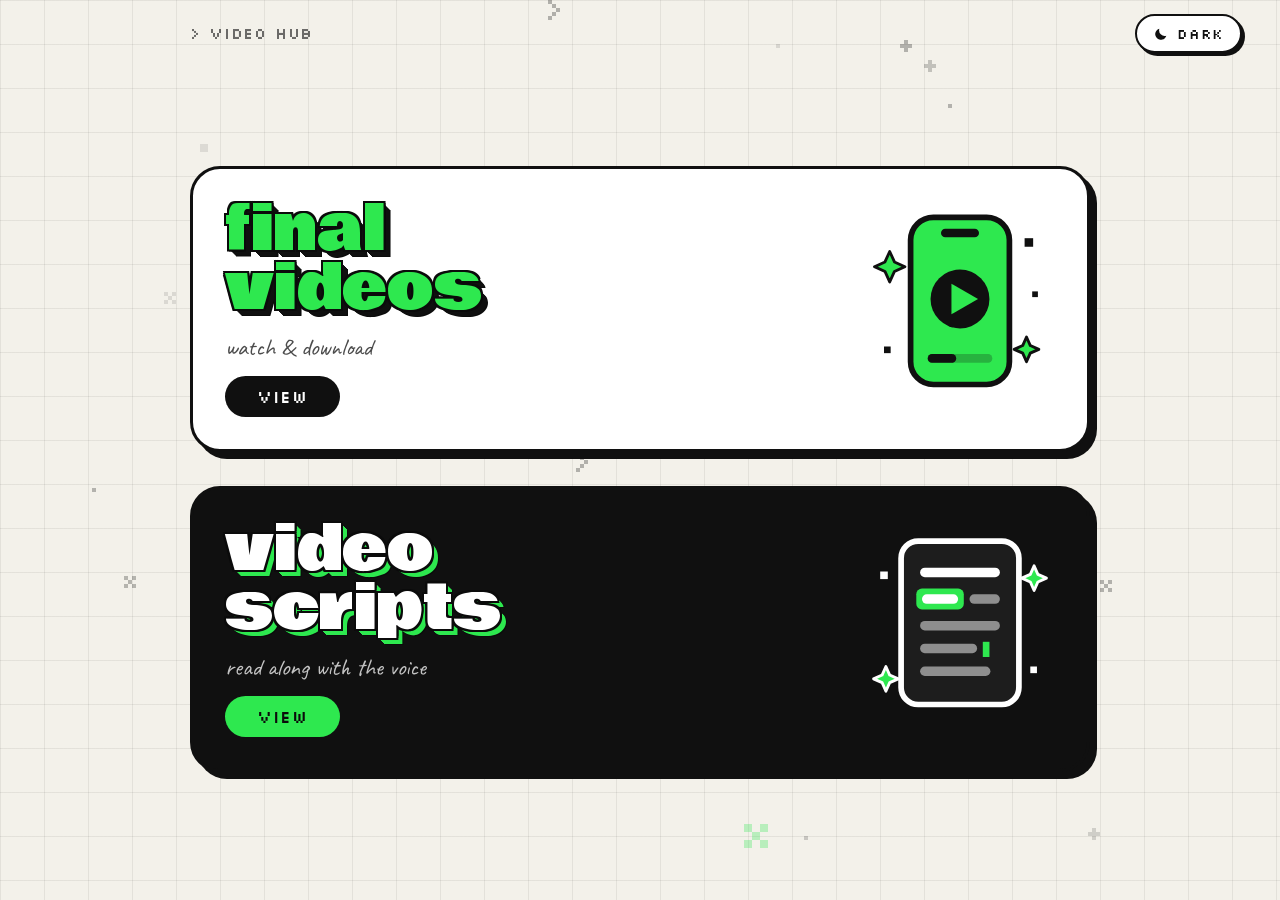
<file: index.html>
<!DOCTYPE html><html lang="en"><head><meta charset="UTF-8"><meta name="viewport" content="width=device-width, initial-scale=1">
<script>try{document.documentElement.dataset.theme=localStorage.getItem("theme")||(matchMedia("(prefers-color-scheme:dark)").matches?"dark":"light")}catch(e){document.documentElement.dataset.theme="light"}</script>
<link href="https://fonts.googleapis.com/css2?family=Archivo+Black&family=Bowlby+One&family=Bricolage+Grotesque:opsz,wght@12..96,400;12..96,500;12..96,800&family=Caveat:wght@500&family=Silkscreen&display=swap" rel="stylesheet">
<link rel="stylesheet" href="style.css"><title>Video Hub</title></head><body>
<main class="full">
<div class="logo px">&gt; Video Hub</div>
<div class="hub">
 <a class="big ca" href="videos.html"><h2>final<br>videos</h2><em>watch &amp; download</em><svg class="art" viewBox="0 0 200 220" aria-hidden="true">
 <rect x="48" y="14" width="104" height="176" rx="24" fill="var(--acc)" stroke="var(--t)" stroke-width="6"/>
 <rect x="80" y="26" width="40" height="9" rx="4.5" fill="var(--t)"/>
 <circle cx="100" cy="100" r="31" fill="var(--t)"/><path d="M91 84L119 100 91 116z" fill="var(--acc)"/>
 <rect x="66" y="158" width="68" height="9" rx="4.5" fill="var(--t)" opacity=".25"/><rect x="66" y="158" width="30" height="9" rx="4.5" fill="var(--t)"/>
 <path class="sp" d="M26 50l5 11 11 5-11 5-5 11-5-11-11-5 11-5z" fill="var(--acc)" stroke="var(--t)" stroke-width="3" stroke-linejoin="round"/>
 <path class="sp d2" d="M170 140l4 9 9 4-9 4-4 9-4-9-9-4 9-4z" fill="var(--acc)" stroke="var(--t)" stroke-width="3" stroke-linejoin="round"/>
 <rect x="168" y="36" width="9" height="9" fill="var(--t)"/><rect x="20" y="150" width="7" height="7" fill="var(--t)"/><rect x="176" y="92" width="6" height="6" fill="var(--t)"/>
</svg><span class="pill">VIEW</span></a>
 <a class="big cb" href="scripts.html"><h2>video<br>scripts</h2><em>read along with the voice</em><svg class="art" viewBox="0 0 200 220" aria-hidden="true">
 <rect x="38" y="18" width="124" height="172" rx="18" fill="var(--pp)" stroke="var(--t)" stroke-width="6"/>
 <rect x="58" y="46" width="84" height="10" rx="5" fill="var(--t)"/>
 <rect x="54" y="68" width="50" height="22" rx="6" fill="var(--acc)"/><rect x="60" y="74" width="38" height="10" rx="5" fill="var(--t)"/>
 <rect x="110" y="74" width="32" height="10" rx="5" fill="var(--t)" opacity=".5"/>
 <rect x="58" y="102" width="84" height="10" rx="5" fill="var(--t)" opacity=".5"/><rect x="58" y="126" width="60" height="10" rx="5" fill="var(--t)" opacity=".5"/><rect x="58" y="150" width="74" height="10" rx="5" fill="var(--t)" opacity=".5"/>
 <rect class="cur" x="124" y="124" width="7" height="16" fill="var(--acc)"/>
 <path class="sp" d="M178 44l4 9 9 4-9 4-4 9-4-9-9-4 9-4z" fill="var(--acc)" stroke="var(--t)" stroke-width="3" stroke-linejoin="round"/>
 <path class="sp d2" d="M22 150l4 9 9 4-9 4-4 9-4-9-9-4 9-4z" fill="var(--acc)" stroke="var(--t)" stroke-width="3" stroke-linejoin="round"/>
 <rect x="16" y="50" width="8" height="8" fill="var(--t)"/><rect x="174" y="150" width="7" height="7" fill="var(--t)"/>
</svg><span class="pill">VIEW</span></a>
</div>
</main>
<script src="lib.js"></script>
</body></html>
</file>
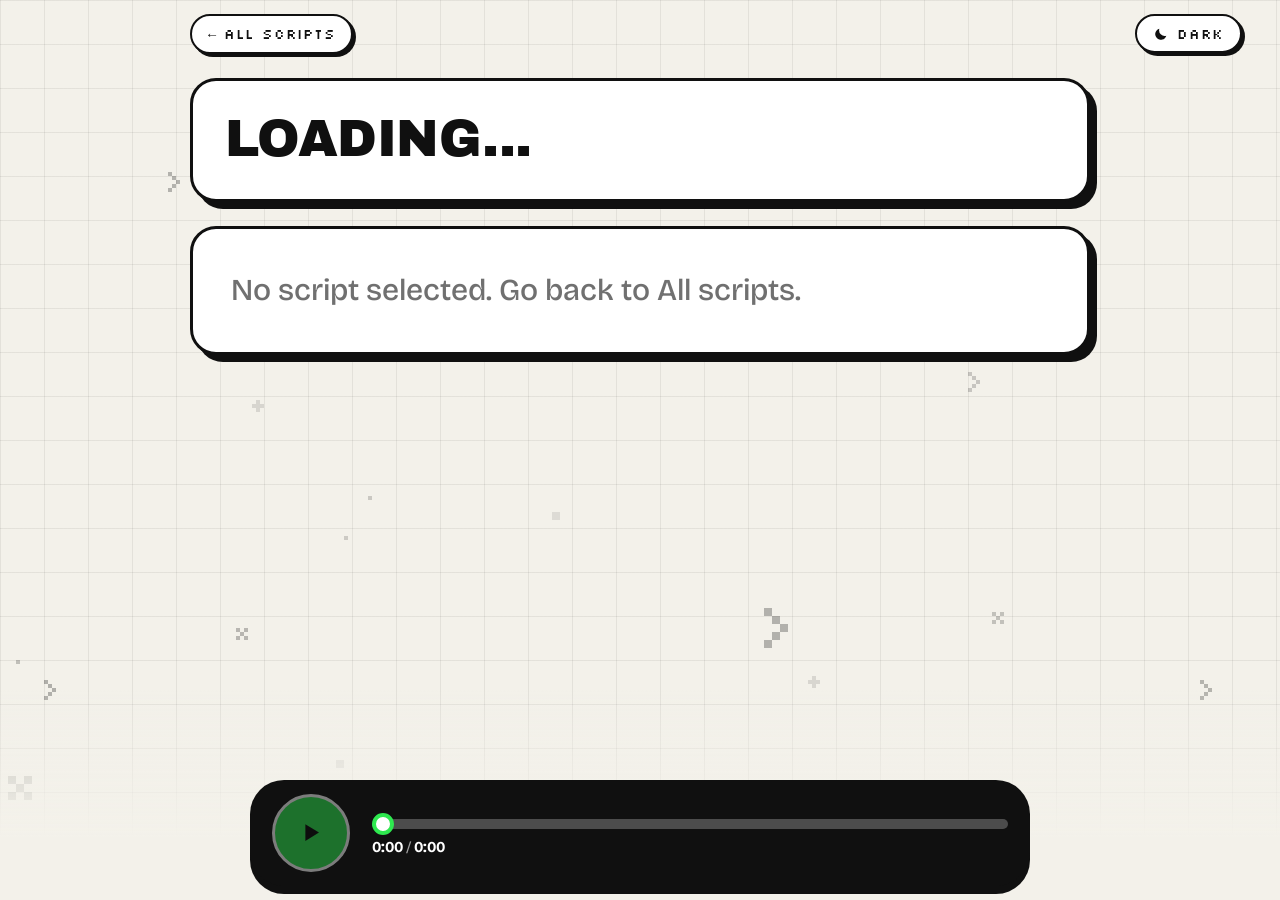
<file: player.html>
<!DOCTYPE html><html lang="en"><head><meta charset="UTF-8"><meta name="viewport" content="width=device-width, initial-scale=1">
<script>try{document.documentElement.dataset.theme=localStorage.getItem("theme")||(matchMedia("(prefers-color-scheme:dark)").matches?"dark":"light")}catch(e){document.documentElement.dataset.theme="light"}</script>
<link href="https://fonts.googleapis.com/css2?family=Archivo+Black&family=Bowlby+One&family=Bricolage+Grotesque:opsz,wght@12..96,400;12..96,500;12..96,800&family=Caveat:wght@500&family=Silkscreen&display=swap" rel="stylesheet">
<link rel="stylesheet" href="style.css"><title>Script</title></head><body>

<main style="padding-bottom:210px">
<a class="back" href="scripts.html">&larr; All scripts</a>
<header class="card"><h1 id="title">Loading...</h1></header>
<div class="card" id="res" hidden></div>
<article class="card" id="box"><p class="note">Loading audio and syncing the text...</p></article>
</main>
<div class="fade"></div>
<div class="dock">
 <button id="play" aria-label="Play audio" disabled></button>
 <div class="track"><div class="np" id="np"></div>
  <input id="bar" type="range" min="0" max="1000" value="0" aria-label="Seek">
  <div class="time"><b id="cur">0:00</b> <i>/</i> <b id="tot">0:00</b></div></div>
</div>
<audio id="audio" preload="auto"></audio>
<script src="lib.js"></script><script src="align.js"></script>
<script>
const audio=$("audio"),box=$("box"),btn=$("play"),bar=$("bar");
const PLAY='<svg viewBox="0 0 24 24"><path d="M7 4v16l13-8z"/></svg>',PAUSE='<svg viewBox="0 0 24 24"><path d="M6 4h4v16H6zM14 4h4v16h-4z"/></svg>';
btn.innerHTML=PLAY;
const folder=new URLSearchParams(location.search).get("s");
const fail=m=>{box.innerHTML='<p class="note"></p>';box.firstChild.textContent=m};
let words=[],active=-1,lastUser=0;
["wheel","touchmove","keydown"].forEach(e=>addEventListener(e,()=>lastUser=Date.now(),{passive:true}));
function follow(e){
 if(Date.now()-lastUser<4000)return;
 scrollTo({top:scrollY+e.getBoundingClientRect().top-innerHeight*0.38,behavior:"smooth"});
}
async function init(){
 if(!folder)return fail("No script selected. Go back to All scripts.");
 const info=await readInfo("scripts",folder);
 $("title").textContent=info.title;$("np").textContent=info.title;document.title=info.title;
 if(info.video){$("res").hidden=false;$("res").append(buildEmbed(info.video,info.wide,true))}
 const base="scripts/"+encodeURIComponent(folder)+"/";let txt,ab;
 try{
  const [a,b]=await Promise.all([fetch(base+"script.txt?"+Date.now()),fetch(base+"audio.mp3")]);
  if(!a.ok||!b.ok)throw 0;txt=await a.text();ab=await b.arrayBuffer();
 }catch(e){return fail("Could not load script.txt / audio.mp3 from folder: "+folder+". Open this page from your live link (not by double-clicking the file), and check that both files are inside the folder.")}
 audio.src=URL.createObjectURL(new Blob([ab],{type:"audio/mpeg"}));
 await new Promise(r=>{if(audio.readyState>=1)r();else audio.addEventListener("loadedmetadata",r,{once:true});audio.addEventListener("error",r,{once:true})});
 $("tot").textContent=fmt(audio.duration||0);
 const lines=parseScript(txt);let data;
 try{
  const ctx=new(window.AudioContext||window.webkitAudioContext)();
  const buf=await ctx.decodeAudioData(ab.slice(0));
  data=alignBest(buf.getChannelData(0),buf.sampleRate,lines);ctx.close&&ctx.close();
 }catch(e){data=align(new Float32Array(Math.max(1000,Math.round((audio.duration||60)*1000))).fill(1),1000,lines,13)}
 box.innerHTML="";
 data.forEach(l=>{const d=el("div","l"+(l.b?" b":"")+(l.br?" br":""));
  l.w.forEach(([t,s])=>{const e=el("span","w");e.textContent=t;
   e.onclick=()=>{audio.currentTime=s;audio.play()};d.append(e," ");words.push({el:e,s})});box.append(d)});
 btn.disabled=false;
}
function update(){
 const t=audio.currentTime;let idx=-1;
 for(let i=0;i<words.length;i++){if(words[i].s<=t)idx=i;else break}
 if(idx!==active){
  words.forEach((w,i)=>{w.el.classList.toggle("done",i<idx);w.el.classList.toggle("now",i===idx)});active=idx;
  if(idx>=0&&!audio.paused)follow(words[idx].el);
 }
 $("cur").textContent=fmt(t);
 if(audio.duration){const p=t/audio.duration*1000;bar.value=p;bar.style.setProperty("--p",p/10+"%")}
}
const loop=()=>{update();if(!audio.paused)requestAnimationFrame(loop)};
audio.addEventListener("play",()=>{btn.innerHTML=PAUSE;btn.setAttribute("aria-label","Pause audio");loop()});
audio.addEventListener("pause",()=>{btn.innerHTML=PLAY;btn.setAttribute("aria-label","Play audio")});
audio.addEventListener("ended",()=>{words.forEach(w=>{w.el.classList.add("done");w.el.classList.remove("now")})});
audio.addEventListener("seeked",update);
btn.onclick=()=>audio.paused?audio.play():audio.pause();
bar.oninput=()=>{if(audio.duration)audio.currentTime=bar.value/1000*audio.duration};
init();
</script>

</body></html>
</file>
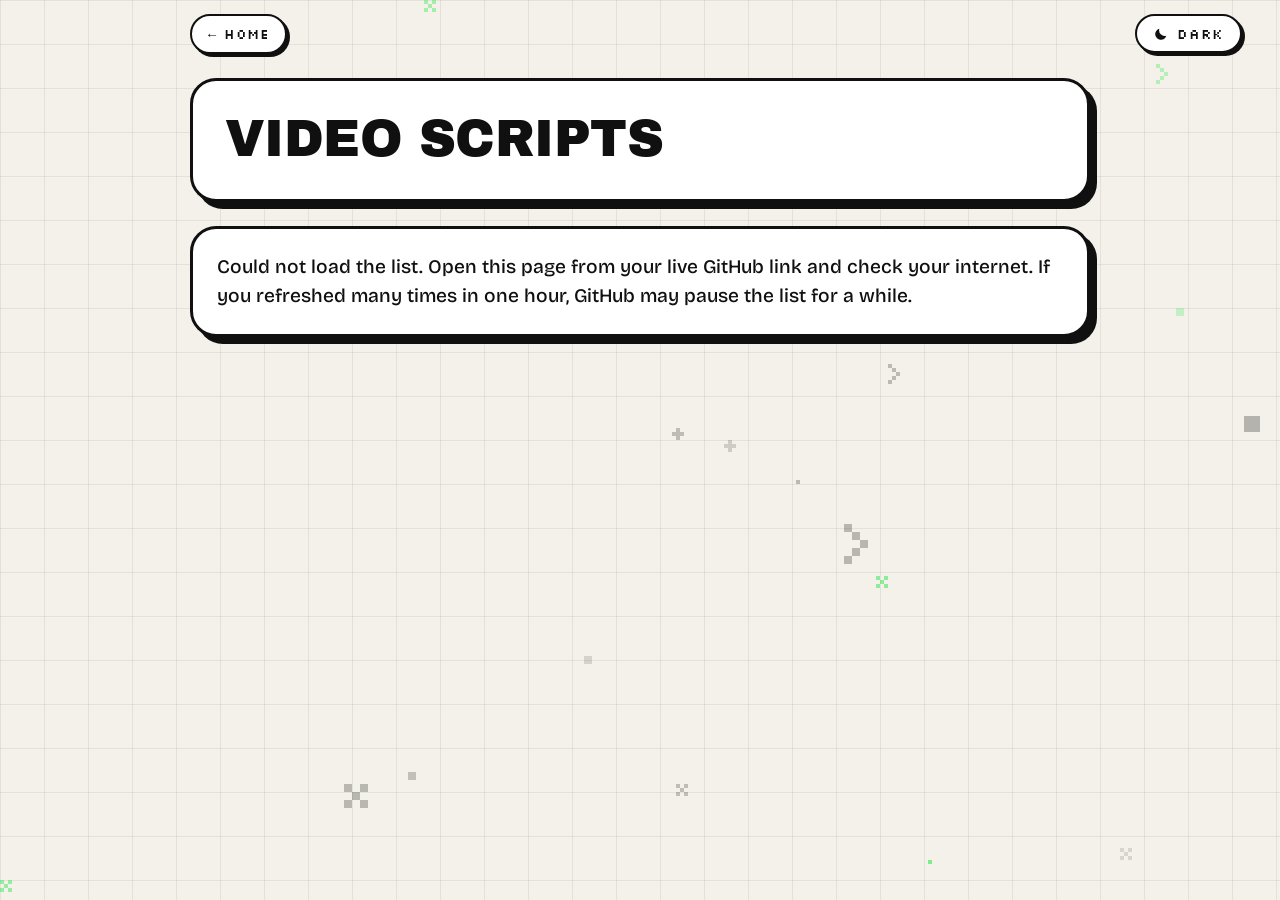
<file: scripts.html>
<!DOCTYPE html><html lang="en"><head><meta charset="UTF-8"><meta name="viewport" content="width=device-width, initial-scale=1">
<script>try{document.documentElement.dataset.theme=localStorage.getItem("theme")||(matchMedia("(prefers-color-scheme:dark)").matches?"dark":"light")}catch(e){document.documentElement.dataset.theme="light"}</script>
<link href="https://fonts.googleapis.com/css2?family=Archivo+Black&family=Bowlby+One&family=Bricolage+Grotesque:opsz,wght@12..96,400;12..96,500;12..96,800&family=Caveat:wght@500&family=Silkscreen&display=swap" rel="stylesheet">
<link rel="stylesheet" href="style.css"><title>Video Scripts</title></head><body>
<main>
<a class="back" href="index.html">&larr; Home</a>
<header class="card"><h1>Video Scripts</h1></header>
<div class="list" id="list"></div>
</main>
<script src="lib.js"></script>
<script>folderList("scripts","script")</script>
</body></html>
</file>
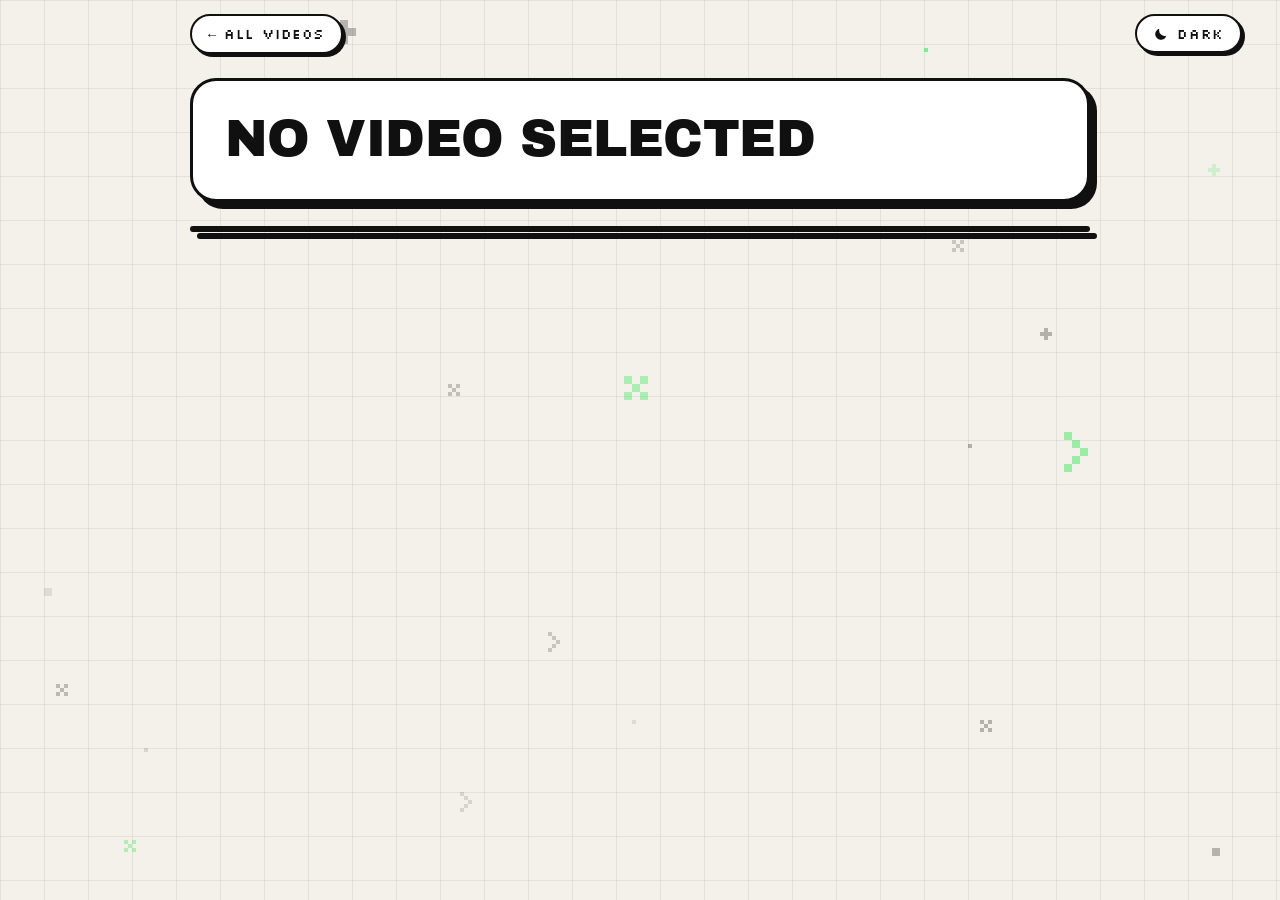
<file: video.html>
<!DOCTYPE html><html lang="en"><head><meta charset="UTF-8"><meta name="viewport" content="width=device-width, initial-scale=1">
<script>try{document.documentElement.dataset.theme=localStorage.getItem("theme")||(matchMedia("(prefers-color-scheme:dark)").matches?"dark":"light")}catch(e){document.documentElement.dataset.theme="light"}</script>
<link href="https://fonts.googleapis.com/css2?family=Archivo+Black&family=Bowlby+One&family=Bricolage+Grotesque:opsz,wght@12..96,400;12..96,500;12..96,800&family=Caveat:wght@500&family=Silkscreen&display=swap" rel="stylesheet">
<link rel="stylesheet" href="style.css"><title>Video</title></head><body>
<main>
<a class="back" href="videos.html">&larr; All videos</a>
<header class="card"><h1 id="title">Loading...</h1></header>
<div class="card" id="res"></div>
</main>
<script src="lib.js"></script>
<script>
const f=new URLSearchParams(location.search).get("f");
(async()=>{
 if(!f){$("title").textContent="No video selected";return}
 const info=await readInfo("videos",f);
 $("title").textContent=info.title;document.title=info.title;
 if(!info.video){$("res").append(msg("No video link yet. Open videos/"+f+"/info.txt on GitHub and add a line:  Video: your link"));return}
 const w=buildEmbed(info.video,info.wide,false),dl=driveDownload(info.download||"")||driveDownload(info.video);
 if(driveId(info.video)){const t=el("p","hint");t.textContent="Tip: tap the video once to hide the player buttons.";w.append(t)}
 if(dl){const a=el("a","btn");a.href=dl;a.textContent="Download video";w.append(a);
  const h=el("p","hint");h.textContent="Downloads the original file. Very large files may show a Google confirmation page first.";w.append(h)}
 $("res").append(w);
})();
</script>
</body></html>
</file>
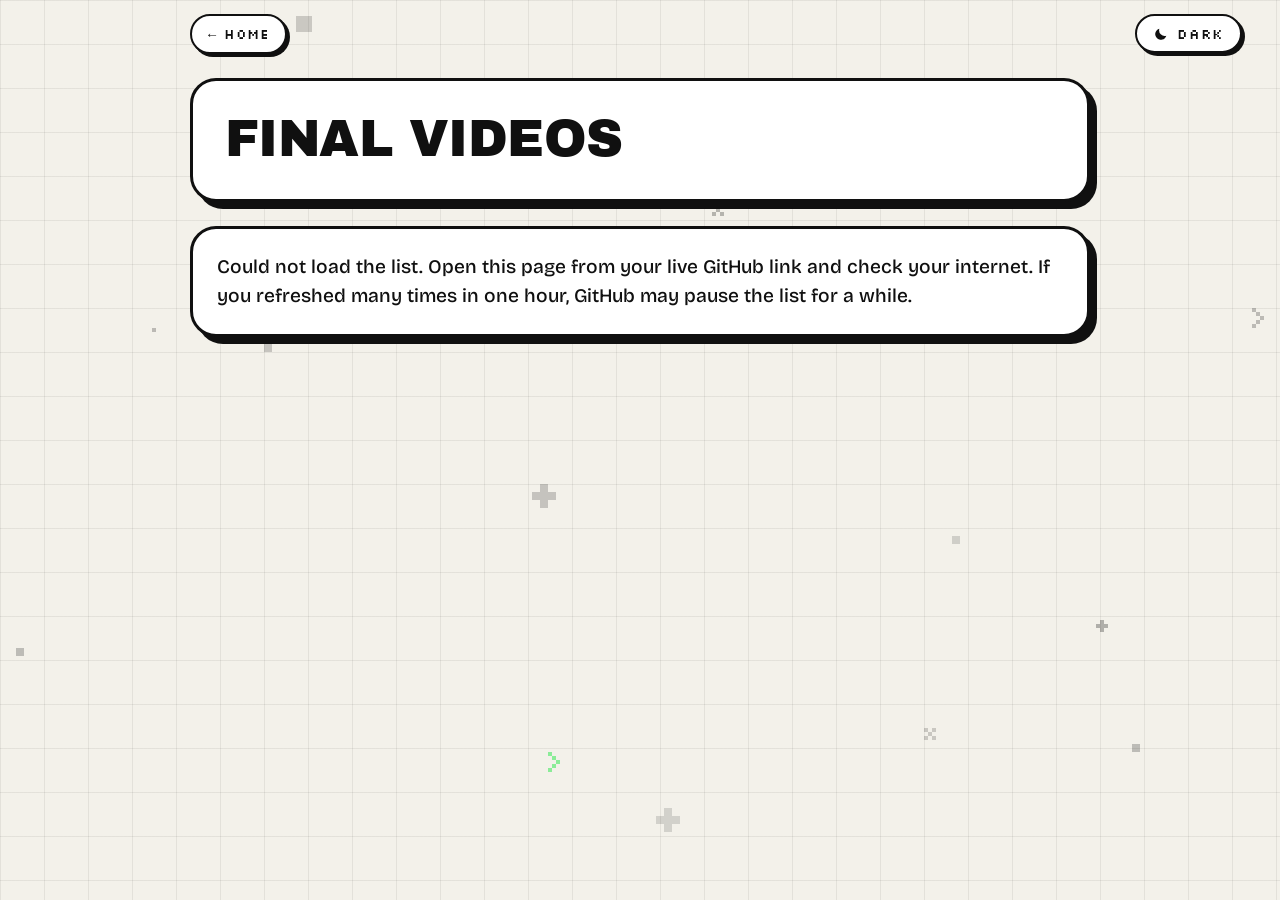
<file: videos.html>
<!DOCTYPE html><html lang="en"><head><meta charset="UTF-8"><meta name="viewport" content="width=device-width, initial-scale=1">
<script>try{document.documentElement.dataset.theme=localStorage.getItem("theme")||(matchMedia("(prefers-color-scheme:dark)").matches?"dark":"light")}catch(e){document.documentElement.dataset.theme="light"}</script>
<link href="https://fonts.googleapis.com/css2?family=Archivo+Black&family=Bowlby+One&family=Bricolage+Grotesque:opsz,wght@12..96,400;12..96,500;12..96,800&family=Caveat:wght@500&family=Silkscreen&display=swap" rel="stylesheet">
<link rel="stylesheet" href="style.css"><title>Final Videos</title></head><body>
<main>
<a class="back" href="index.html">&larr; Home</a>
<header class="card"><h1>Final Videos</h1></header>
<div class="list grid" id="list"></div>
</main>
<script src="lib.js"></script>
<script>folderList("videos","video")</script>
</body></html>
</file>
<file: style.css>
:root{--acc:#2ee84f;--yel:#f5b800;--bg:#f3f1ea;--ink:#101010;--card:#fff;--bd:#101010;--sh:#101010;--mute:rgba(16,16,16,.6);--line:rgba(16,16,16,.07);--hl:rgba(46,232,79,.34);
 --dkb:#101010;--dkt:#fff;--ca:#fff;--ta:#101010;--pa:#fff;--cb:#101010;--tb:#fff;--pb:#1d1d1d;--pillb:#2ee84f;--pillt:#0b0b0b;--pilla:#101010;--pillat:#fff}
[data-theme=dark]{--bg:#101010;--ink:#f4f3ee;--card:#1b1b1b;--bd:#f4f3ee;--sh:#2ee84f;--mute:rgba(244,243,238,.62);--line:rgba(255,255,255,.05);--hl:rgba(46,232,79,.3);
 --dkb:#f4f3ee;--dkt:#101010;--ca:#1b1b1b;--ta:#f4f3ee;--pa:#2a2a2a;--cb:#2ee84f;--tb:#0b0b0b;--pb:#f4f3ee;--pillb:#0b0b0b;--pillt:#2ee84f;--pilla:#f4f3ee;--pillat:#101010}
*{box-sizing:border-box;margin:0}
[hidden]{display:none!important}
html{color-scheme:light}[data-theme=dark]{color-scheme:dark}
body{font-family:'Bricolage Grotesque',system-ui,-apple-system,'Segoe UI',sans-serif;color:var(--ink);background-color:var(--bg);
 background-image:linear-gradient(var(--line) 1px,transparent 1px),linear-gradient(90deg,var(--line) 1px,transparent 1px);background-size:44px 44px;background-attachment:fixed;
 min-height:100vh;display:flex;justify-content:center;padding:14px clamp(12px,3vw,40px) clamp(14px,3vw,40px);position:relative;overflow-x:hidden;transition:background-color .3s,color .3s}
#fx{position:fixed;inset:0;width:100%;height:100%;z-index:0;pointer-events:none}
main{position:relative;z-index:1;width:100%;max-width:900px;display:flex;flex-direction:column;gap:clamp(14px,2.4vw,24px)}
main.full{min-height:calc(100svh - 14px - clamp(14px,3vw,40px))}
.px{font-family:'Silkscreen','Courier New',monospace;text-transform:uppercase;letter-spacing:.04em}
.card{background:var(--card);border:3px solid var(--bd);border-radius:26px;box-shadow:7px 7px 0 var(--sh);transition:background-color .3s,border-color .3s}
:focus-visible{outline:3px solid var(--acc);outline-offset:3px}
h1,h2,.num{font-family:'Archivo Black','Bricolage Grotesque',sans-serif;font-weight:400;text-transform:uppercase;letter-spacing:-.01em}
header.card{padding:clamp(18px,3.4vw,32px)}
h1{font-size:clamp(1.7rem,6vw,3.2rem);line-height:1.05}
.back,.theme{font-family:'Silkscreen','Courier New',monospace;text-transform:uppercase;font-size:.85rem;letter-spacing:.04em;color:var(--ink);text-decoration:none;
 background:var(--card);border:2.5px solid var(--bd);border-radius:99px;padding:9px 16px;box-shadow:3px 3px 0 var(--sh);cursor:pointer;display:inline-flex;align-items:center;gap:8px}
.back{align-self:flex-start}
.theme{position:absolute;top:14px;right:clamp(12px,3vw,40px);z-index:30}
.theme svg{width:16px;height:16px;fill:currentColor}
.back:active,.theme:active{transform:translate(2px,2px);box-shadow:1px 1px 0 var(--sh)}
.btn{display:inline-block;text-decoration:none;color:#0b0b0b;font-family:'Archivo Black',sans-serif;text-transform:uppercase;font-size:1.05rem;padding:15px 28px;background:var(--acc);
 border:3px solid var(--bd);border-radius:99px;box-shadow:5px 5px 0 var(--sh);text-align:center;cursor:pointer}
.btn:active{transform:translate(3px,3px);box-shadow:1px 1px 0 var(--sh)}
.msg{padding:24px;font-size:1.2rem;font-weight:500;line-height:1.5}
.hint{font-size:.95rem;font-weight:500;color:var(--mute);text-align:center}
/* home */
.logo{font-size:1rem;color:var(--mute);padding:9px 0}
.hub{flex:1;display:flex;flex-direction:column;justify-content:center;gap:clamp(22px,3.6vw,34px);padding-block:12px}
.big{--t:var(--ta);--pp:var(--pa);--hf:var(--acc);--hs:#101010;position:relative;display:grid;grid-template-columns:1fr auto;align-content:center;align-items:center;column-gap:clamp(10px,3vw,28px);row-gap:6px;
 min-height:clamp(200px,29vh,270px);padding:clamp(18px,3.4vw,32px);border:3px solid var(--bd);border-radius:30px;text-decoration:none;
 background:var(--ca);color:var(--ta);box-shadow:7px 7px 0 var(--sh);transition:transform .12s,box-shadow .12s,background-color .3s}
.big.cb{--t:var(--tb);--pp:var(--pb);--hf:#fff;--hs:var(--acc);background:var(--cb);color:var(--tb)}
[data-theme=dark] .big{--hf:#f4f3ee;--hs:var(--acc)}
[data-theme=dark] .big.cb{--hf:#fff;--hs:#0b0b0b}
.big:hover{transform:translate(-3px,-3px);box-shadow:11px 11px 0 var(--sh)}
.big:active{transform:translate(4px,4px);box-shadow:2px 2px 0 var(--sh)}
.big h2{grid-column:1;font-family:'Bowlby One','Archivo Black',sans-serif;text-transform:none;letter-spacing:0;font-size:clamp(1.9rem,8.6vw,3.8rem);line-height:.98;color:var(--hf);padding-bottom:6px;
 text-shadow:-2px -2px 0 #0b0b0b,2px -2px 0 #0b0b0b,-2px 2px 0 #0b0b0b,2px 2px 0 #0b0b0b,0 -2px 0 #0b0b0b,0 2px 0 #0b0b0b,-2px 0 0 #0b0b0b,2px 0 0 #0b0b0b,
 3px 3px 0 var(--hs),4px 4px 0 var(--hs),5px 5px 0 var(--hs),6px 6px 0 var(--hs),7px 7px 0 #0b0b0b}
.big em{grid-column:1;font-family:'Caveat',cursive;font-style:normal;font-size:clamp(1.15rem,3.6vw,1.5rem);opacity:.75}
.art{grid-column:2;grid-row:1/4;width:clamp(100px,27vw,190px);height:auto}
.pill{grid-column:1;justify-self:start;margin-top:8px;font-family:'Silkscreen',monospace;font-size:clamp(.85rem,2.4vw,1.05rem);letter-spacing:.06em;padding:10px clamp(20px,4vw,32px);border-radius:99px;background:var(--pilla);color:var(--pillat)}
.big.cb .pill{background:var(--pillb);color:var(--pillt)}
.sp{transform-box:fill-box;transform-origin:center;animation:blink 2.8s steps(2,jump-none) infinite}.sp.d2{animation-delay:1.4s}
.cur{animation:blink 1.2s steps(2,jump-none) infinite}
@keyframes blink{50%{opacity:.2;transform:scale(.8)}}
@media(prefers-reduced-motion:reduce){.sp,.cur{animation:none}}
/* script list: numbered rows */
.list{display:flex;flex-direction:column;gap:clamp(12px,2vw,18px)}
.row{display:flex;align-items:center;gap:clamp(12px,2.4vw,22px);padding:clamp(12px,2vw,18px);text-decoration:none;color:inherit;transition:transform .1s,box-shadow .1s}
.row:hover{transform:translate(-2px,-2px);box-shadow:10px 10px 0 var(--sh)}
.row:active{transform:translate(4px,4px);box-shadow:2px 2px 0 var(--sh)}
.num{flex:none;min-width:clamp(56px,9vw,76px);height:clamp(56px,9vw,76px);display:grid;place-items:center;border:3px solid var(--bd);border-radius:18px;background:var(--acc);color:#0b0b0b;font-size:clamp(1.3rem,3vw,1.8rem);padding:0 10px}
.ttl{font-weight:800;font-size:clamp(1.15rem,2.8vw,1.7rem);line-height:1.2}
/* video list: folders */
.list.grid{display:grid;grid-template-columns:repeat(auto-fill,minmax(250px,1fr));gap:38px 24px;padding-top:20px}
.fold{position:relative;display:block;text-decoration:none;color:inherit}
.fold .tab{position:absolute;left:24px;top:-20px;width:100px;height:36px;background:var(--c);border:3px solid var(--bd);border-bottom:0;border-radius:14px 14px 0 0}
.fold .body{position:relative;z-index:1;display:grid;grid-template-columns:auto 1fr;gap:16px 12px;align-content:space-between;min-height:176px;padding:18px;transition:transform .1s,box-shadow .1s}
.fold:hover .body{transform:translate(-2px,-2px);box-shadow:10px 10px 0 var(--sh)}
.fold:active .body{transform:translate(4px,4px);box-shadow:2px 2px 0 var(--sh)}
.fold .ico{width:64px;height:64px;border:3px solid var(--bd);border-radius:14px;background:var(--c);display:grid;place-items:center}
.fold .ico svg{width:34px;height:34px}
.fold .meta{justify-self:end;font-size:.8rem;color:var(--mute)}
.fold .ttl2{grid-column:1/-1;font-size:1.3rem;font-weight:800;line-height:1.2}
/* video embed */
.vid{padding:clamp(12px,2vw,20px);display:flex;flex-direction:column;align-items:center;gap:16px}
.frame{width:100%;border:3px solid var(--bd);border-radius:18px;overflow:hidden;background:#000}
.frame.v{max-width:400px;aspect-ratio:9/16}.frame.w{aspect-ratio:16/9}.frame.ig{max-width:420px;height:min(78vh,720px);background:#fff}
.frame iframe,.frame video{width:100%;height:100%;border:0;display:block;object-fit:contain;background:#000}
/* script text */
#box{padding:clamp(18px,3.4vw,38px);font-size:clamp(1.3rem,1.05rem + 1.3vw,1.9rem);line-height:1.55;font-weight:500}
.l{display:block;margin-top:.35em}.l.br{margin-top:1.1em}.l:first-child{margin-top:0}
.l.b{font-weight:800;border-left:6px solid var(--acc);padding-left:.6em}
.w{opacity:.4;border-radius:8px;padding:1px 2px;cursor:pointer;transition:opacity .25s,background .25s}
.w.done{opacity:1}.w.now{opacity:1;background:var(--hl);box-shadow:0 0 0 3px var(--hl)}
.note{font-weight:500;color:var(--mute)}
/* bottom player */
.fade{position:fixed;left:0;right:0;bottom:0;height:min(210px,30vh);z-index:4;pointer-events:none;background:linear-gradient(to bottom,transparent,var(--bg) 70%)}
.dock{position:fixed;left:50%;transform:translateX(-50%);bottom:max(14px,env(safe-area-inset-bottom));width:min(780px,calc(100% - 28px));z-index:5;
 display:flex;align-items:center;gap:clamp(14px,2.4vw,22px);padding:14px clamp(14px,2.4vw,22px);background:var(--dkb);color:var(--dkt);border-radius:34px;box-shadow:0 8px 0 var(--sh)}
#play{flex:none;width:clamp(64px,10vw,78px);aspect-ratio:1;border-radius:50%;border:3px solid var(--dkt);background:var(--acc);color:#0b0b0b;display:grid;place-items:center;cursor:pointer;transition:transform .1s}
#play:active{transform:scale(.92)}#play:disabled{opacity:.45;cursor:wait}#play svg{width:42%;fill:currentColor}
.track{flex:1;min-width:0;display:flex;flex-direction:column;gap:9px}
.np{font-weight:800;font-size:1rem;white-space:nowrap;overflow:hidden;text-overflow:ellipsis}
.time{font-weight:800;font-size:.95rem;font-variant-numeric:tabular-nums}.time i{font-style:normal;font-weight:400;opacity:.6}
#bar{-webkit-appearance:none;appearance:none;width:100%;height:10px;border-radius:99px;cursor:pointer;border:0;
 background:linear-gradient(var(--acc),var(--acc)) 0/var(--p,0%) 100% no-repeat,color-mix(in srgb,var(--dkt) 25%,transparent)}
#bar::-webkit-slider-thumb{-webkit-appearance:none;width:22px;height:22px;border-radius:50%;background:var(--dkt);border:4px solid var(--acc)}
#bar::-moz-range-thumb{width:14px;height:14px;border-radius:50%;background:var(--dkt);border:4px solid var(--acc)}
@media(max-width:560px){.card{box-shadow:5px 5px 0 var(--sh);border-radius:20px}.theme{right:12px}}
</file>
